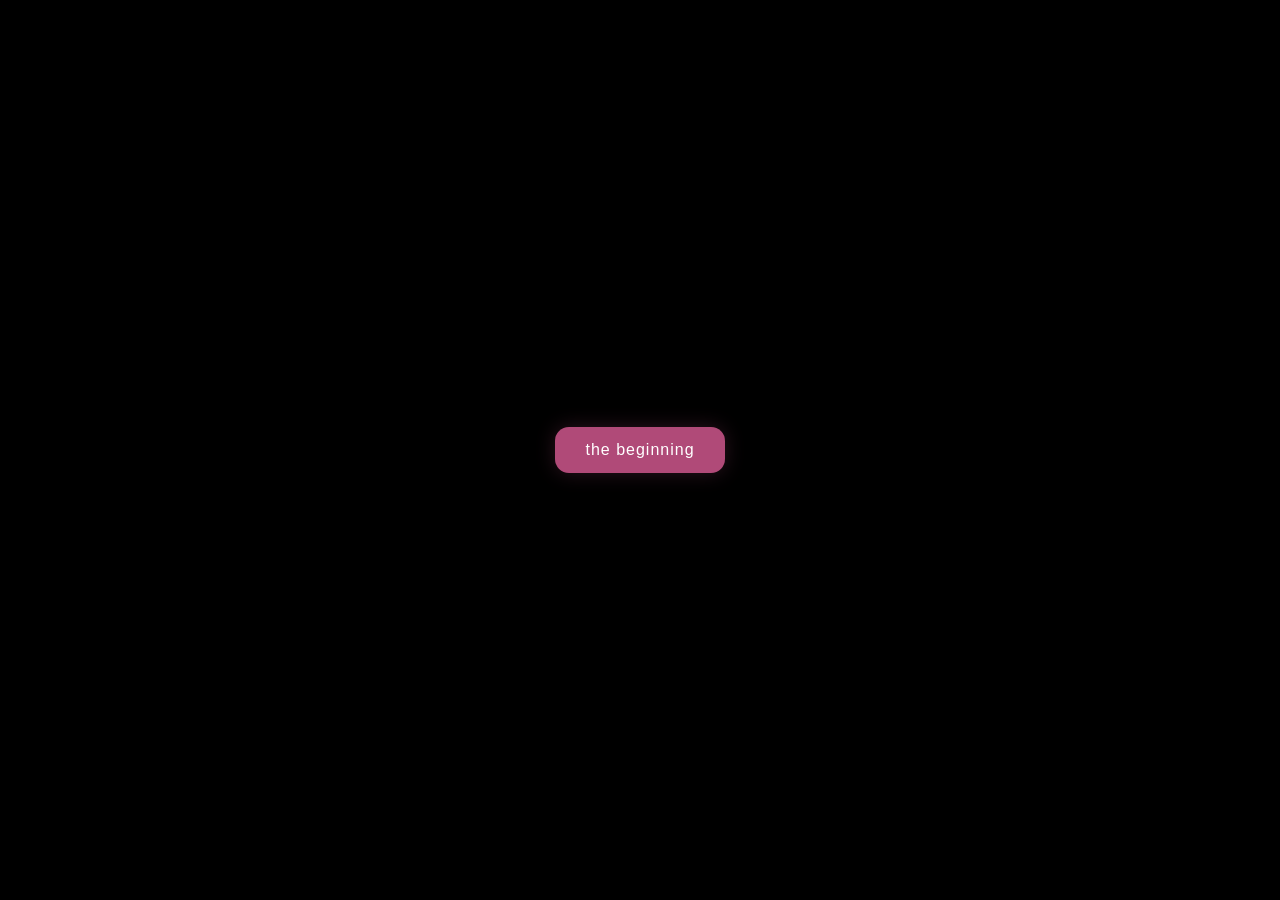
<file: index.html>
<!DOCTYPE html>
<html lang="en">
<head>
  <meta charset="UTF-8" />
  <meta name="viewport" content="width=device-width, initial-scale=1.0" />
  <title>The Beginning</title>
  <style>
    * {
      margin: 0;
      padding: 0;
      box-sizing: border-box;
      font-family: Arial, Helvetica, sans-serif;
    }

    body {
      width: 100%;
      height: 100vh;
      background: #000;
      display: flex;
      justify-content: center;
      align-items: center;
      overflow: hidden;
    }

    .container {
      text-align: center;
    }

    .start-btn {
      background: #b04a78;
      color: white;
      border: none;
      padding: 14px 30px;
      font-size: 1rem;
      border-radius: 14px;
      cursor: pointer;
      letter-spacing: 1px;
      box-shadow: 0 0 20px rgba(176, 74, 120, 0.25);
      transition: transform 0.25s ease, background 0.25s ease, box-shadow 0.25s ease;
      animation: fadeIn 1.4s ease;
    }

    .start-btn:hover {
      background: #9a3f69;
      transform: scale(1.05);
      box-shadow: 0 0 28px rgba(176, 74, 120, 0.4);
    }

    .start-btn:active {
      transform: scale(0.98);
    }

    @keyframes fadeIn {
      from {
        opacity: 0;
        transform: translateY(15px);
      }
      to {
        opacity: 1;
        transform: translateY(0);
      }
    }
  </style>
</head>
<body>
  <div class="container">
    <button class="start-btn" onclick="enterSite()">the beginning</button>
  </div>

  <script>
    function enterSite() {
      window.location.href = "hub.html";
    }
  </script>
</body>
</html>
</file>
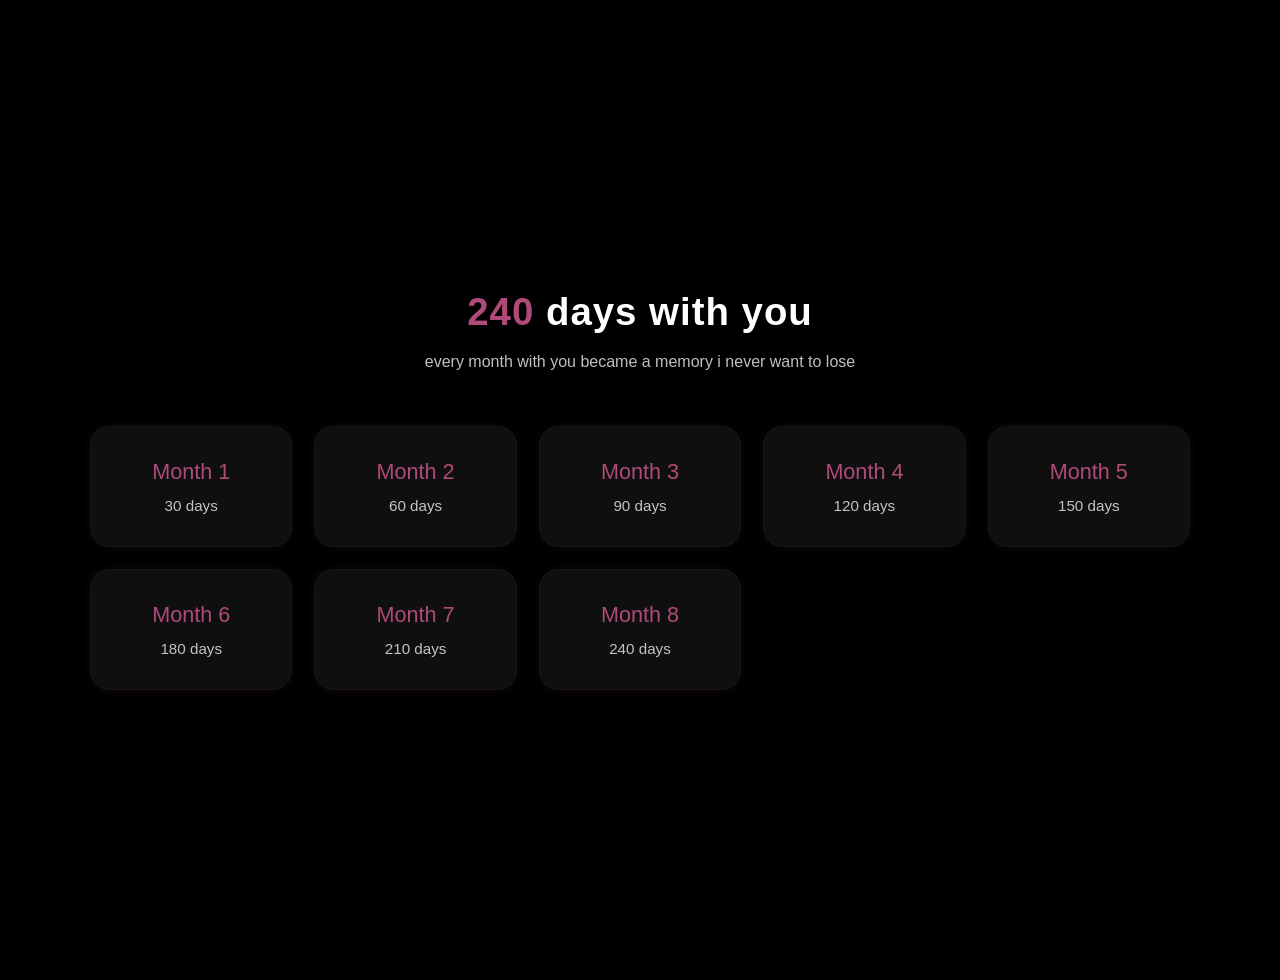
<file: hub.html>
<!DOCTYPE html>
<html lang="en">
<head>
  <meta charset="UTF-8" />
  <meta name="viewport" content="width=device-width, initial-scale=1.0"/>
  <title>Hub</title>

  <style>
    * {
      margin: 0;
      padding: 0;
      box-sizing: border-box;
      font-family: Arial, Helvetica, sans-serif;
    }

    body {
      background: #000;
      color: white;
      min-height: 100vh;
      padding: 40px 20px;
    }

    .container {
      max-width: 1100px;
      margin: 0 auto;
      display: flex;
      flex-direction: column;
      justify-content: center;
      min-height: 100vh;
    }

    .top-content {
      text-align: center;
      margin-bottom: 50px;
      animation: fadeIn 1.2s ease;
    }

    .counter {
      font-size: 2.4rem;
      font-weight: bold;
      color: #ffffff;
      margin-bottom: 14px;
      letter-spacing: 1px;
    }

    .counter span {
      color: #b04a78;
    }

    .quote {
      font-size: 1rem;
      color: rgba(255, 255, 255, 0.75);
      max-width: 700px;
      margin: 0 auto;
      line-height: 1.7;
      padding: 0 10px;
    }

    .grid {
      display: grid;
      grid-template-columns: repeat(auto-fit, minmax(170px, 1fr));
      gap: 22px;
      width: 100%;
    }

    .card {
      background: #0f0f0f;
      border-radius: 20px;
      padding: 32px 16px;
      text-align: center;
      cursor: pointer;
      border: 1px solid rgba(176, 74, 120, 0.08);
      box-shadow: 0 0 10px rgba(176, 74, 120, 0.10);
      opacity: 0;
      transform: translateY(25px);
      animation: cardAppear 0.8s ease forwards;
      transition: transform 0.28s ease, box-shadow 0.28s ease, background 0.28s ease, border 0.28s ease;
    }

    .card:nth-child(1) { animation-delay: 0.15s; }
    .card:nth-child(2) { animation-delay: 0.25s; }
    .card:nth-child(3) { animation-delay: 0.35s; }
    .card:nth-child(4) { animation-delay: 0.45s; }
    .card:nth-child(5) { animation-delay: 0.55s; }
    .card:nth-child(6) { animation-delay: 0.65s; }
    .card:nth-child(7) { animation-delay: 0.75s; }
    .card:nth-child(8) { animation-delay: 0.85s; }

    .card:hover {
      transform: translateY(-8px) scale(1.04);
      background: #171717;
      border: 1px solid rgba(176, 74, 120, 0.28);
      box-shadow:
        0 0 18px rgba(176, 74, 120, 0.25),
        0 0 35px rgba(176, 74, 120, 0.16);
    }

    .card:hover .month {
      color: #d86198;
      text-shadow: 0 0 10px rgba(216, 97, 152, 0.35);
    }

    .card:hover .days {
      opacity: 1;
    }

    .month {
      font-size: 1.35rem;
      margin-bottom: 12px;
      color: #b04a78;
      transition: 0.28s ease;
    }

    .days {
      font-size: 0.95rem;
      opacity: 0.75;
      transition: 0.28s ease;
    }

    @keyframes cardAppear {
      from {
        opacity: 0;
        transform: translateY(25px);
      }
      to {
        opacity: 1;
        transform: translateY(0);
      }
    }

    @keyframes fadeIn {
      from {
        opacity: 0;
        transform: translateY(18px);
      }
      to {
        opacity: 1;
        transform: translateY(0);
      }
    }

    @media (max-width: 700px) {
      body {
        padding: 30px 16px;
      }

      .top-content {
        margin-bottom: 35px;
      }

      .counter {
        font-size: 1.8rem;
      }

      .quote {
        font-size: 0.94rem;
      }

      .grid {
        grid-template-columns: repeat(auto-fit, minmax(145px, 1fr));
        gap: 16px;
      }

      .card {
        padding: 26px 12px;
        border-radius: 18px;
      }

      .month {
        font-size: 1.15rem;
      }

      .days {
        font-size: 0.9rem;
      }
    }
  </style>
</head>
<body>

  <div class="container">
    <div class="top-content">
      <div class="counter"><span>240</span> days with you</div>
      <div class="quote">
        every month with you became a memory i never want to lose
      </div>
    </div>

    <div class="grid">

      <div class="card" onclick="goTo('mes1.html')">
        <div class="month">Month 1</div>
        <div class="days">30 days</div>
      </div>

      <div class="card" onclick="goTo('mes2.html')">
        <div class="month">Month 2</div>
        <div class="days">60 days</div>
      </div>

      <div class="card" onclick="goTo('mes3.html')">
        <div class="month">Month 3</div>
        <div class="days">90 days</div>
      </div>

      <div class="card" onclick="goTo('mes4.html')">
        <div class="month">Month 4</div>
        <div class="days">120 days</div>
      </div>

      <div class="card" onclick="goTo('mes5.html')">
        <div class="month">Month 5</div>
        <div class="days">150 days</div>
      </div>

      <div class="card" onclick="goTo('mes6.html')">
        <div class="month">Month 6</div>
        <div class="days">180 days</div>
      </div>

      <div class="card" onclick="goTo('mes7.html')">
        <div class="month">Month 7</div>
        <div class="days">210 days</div>
      </div>

      <div class="card" onclick="goTo('mes8.html')">
        <div class="month">Month 8</div>
        <div class="days">240 days</div>
      </div>

    </div>
  </div>

  <script>
    function goTo(page) {
      window.location.href = page;
    }
  </script>

</body>
</html>
</file>
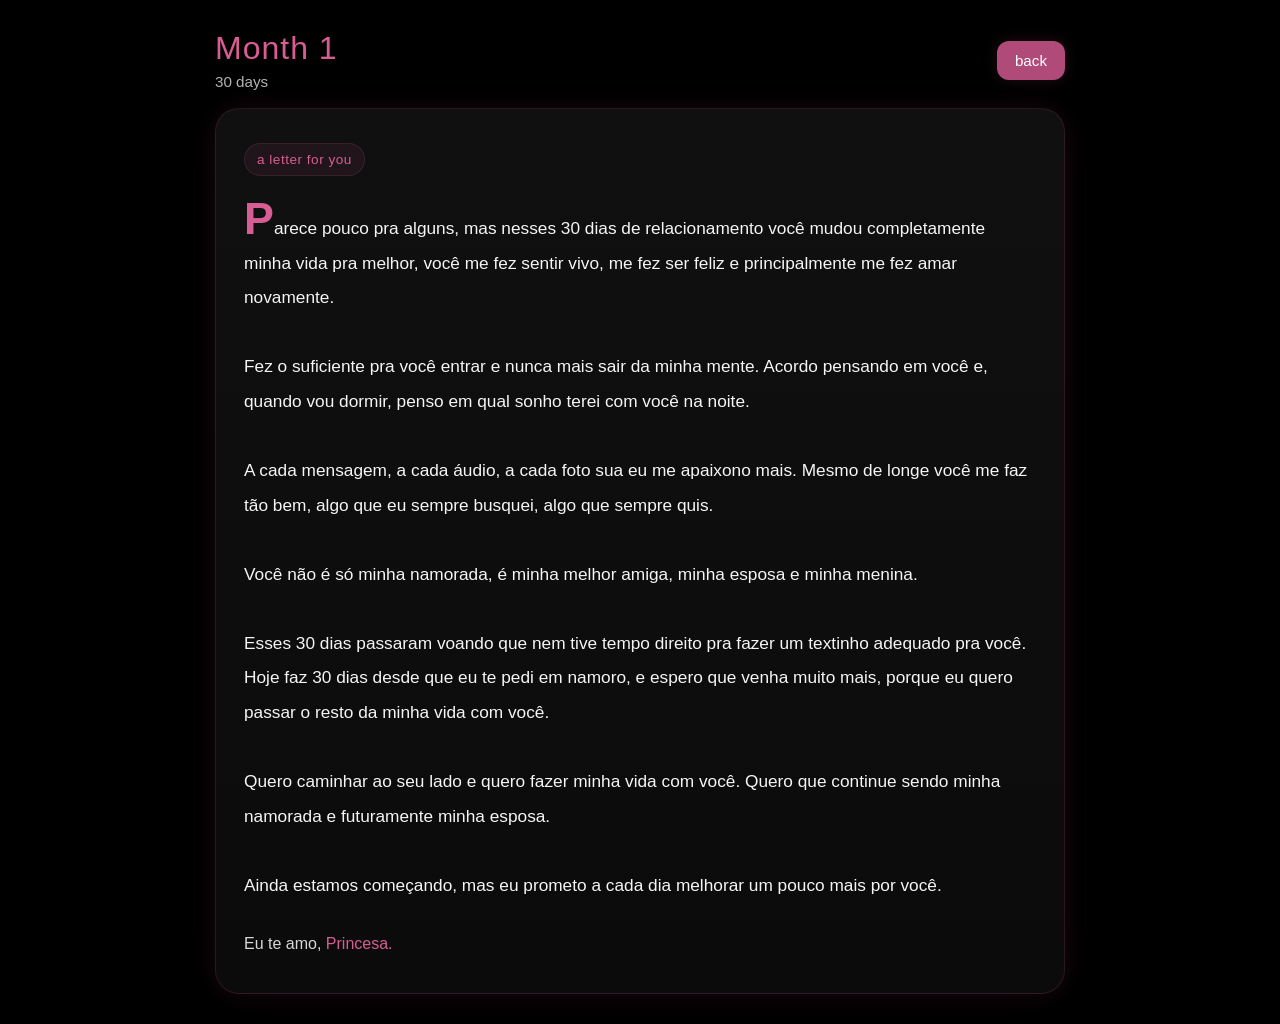
<file: mes1.html>
<!DOCTYPE html>
<html lang="pt-BR">
<head>
  <meta charset="UTF-8" />
  <meta name="viewport" content="width=device-width, initial-scale=1.0" />
  <title>Mês 1</title>

  <style>
    * {
      margin: 0;
      padding: 0;
      box-sizing: border-box;
      font-family: Arial, Helvetica, sans-serif;
    }

    body {
      background: #000;
      color: white;
      min-height: 100vh;
      padding: 30px 20px;
      display: flex;
      justify-content: center;
      align-items: center;
    }

    .page {
      width: 100%;
      max-width: 850px;
      animation: fadeUp 0.9s ease;
    }

    .top-bar {
      display: flex;
      justify-content: space-between;
      align-items: center;
      gap: 12px;
      margin-bottom: 18px;
      flex-wrap: wrap;
    }

    .month-info {
      display: flex;
      flex-direction: column;
      gap: 6px;
    }

    .month-title {
      font-size: 2rem;
      color: #d85d94;
      letter-spacing: 1px;
    }

    .month-subtitle {
      font-size: 0.95rem;
      color: rgba(255, 255, 255, 0.7);
    }

    .back-btn {
      background: #b04a78;
      color: white;
      border: none;
      padding: 11px 18px;
      border-radius: 12px;
      cursor: pointer;
      font-size: 0.95rem;
      transition: transform 0.25s ease, background 0.25s ease, box-shadow 0.25s ease;
      box-shadow: 0 0 16px rgba(176, 74, 120, 0.18);
    }

    .back-btn:hover {
      background: #983f68;
      transform: scale(1.04);
      box-shadow: 0 0 24px rgba(176, 74, 120, 0.28);
    }

    .letter {
      background: linear-gradient(180deg, #101010 0%, #0b0b0b 100%);
      border: 1px solid rgba(216, 93, 148, 0.15);
      border-radius: 24px;
      padding: 34px 28px;
      box-shadow:
        0 0 22px rgba(176, 74, 120, 0.10),
        0 0 50px rgba(176, 74, 120, 0.06);
    }

    .letter-tag {
      display: inline-block;
      margin-bottom: 20px;
      font-size: 0.85rem;
      color: #d85d94;
      background: rgba(216, 93, 148, 0.08);
      border: 1px solid rgba(216, 93, 148, 0.15);
      padding: 8px 12px;
      border-radius: 999px;
      letter-spacing: 0.5px;
    }

    .letter-text {
      font-size: 1.08rem;
      line-height: 2;
      color: #f5f5f5;
      white-space: pre-line;
    }

    .letter-text::first-letter {
      font-size: 2.8rem;
      color: #d85d94;
      font-weight: bold;
      line-height: 1;
    }

    .signature {
      margin-top: 28px;
      color: #d8d8d8;
      font-size: 1rem;
      line-height: 1.8;
    }

    .signature span {
      color: #d85d94;
    }

    @keyframes fadeUp {
      from {
        opacity: 0;
        transform: translateY(18px);
      }
      to {
        opacity: 1;
        transform: translateY(0);
      }
    }

    @media (max-width: 700px) {
      body {
        padding: 20px 14px;
        align-items: flex-start;
      }

      .month-title {
        font-size: 1.6rem;
      }

      .letter {
        padding: 24px 18px;
        border-radius: 20px;
      }

      .letter-text {
        font-size: 1rem;
        line-height: 1.9;
      }

      .back-btn {
        width: 100%;
      }

      .top-bar {
        align-items: stretch;
      }
    }
  </style>
</head>
<body>

  <div class="page">
    <div class="top-bar">
      <div class="month-info">
        <div class="month-title">Month 1</div>
        <div class="month-subtitle">30 days</div>
      </div>

      <button class="back-btn" onclick="window.location.href='hub.html'">back</button>
    </div>

    <div class="letter">
      <div class="letter-tag">a letter for you</div>

      <div class="letter-text">Parece pouco pra alguns, mas nesses 30 dias de relacionamento você mudou completamente minha vida pra melhor, você me fez sentir vivo, me fez ser feliz e principalmente me fez amar novamente.

Fez o suficiente pra você entrar e nunca mais sair da minha mente. Acordo pensando em você e, quando vou dormir, penso em qual sonho terei com você na noite.

A cada mensagem, a cada áudio, a cada foto sua eu me apaixono mais. Mesmo de longe você me faz tão bem, algo que eu sempre busquei, algo que sempre quis.

Você não é só minha namorada, é minha melhor amiga, minha esposa e minha menina.

Esses 30 dias passaram voando que nem tive tempo direito pra fazer um textinho adequado pra você. Hoje faz 30 dias desde que eu te pedi em namoro, e espero que venha muito mais, porque eu quero passar o resto da minha vida com você.

Quero caminhar ao seu lado e quero fazer minha vida com você. Quero que continue sendo minha namorada e futuramente minha esposa.

Ainda estamos começando, mas eu prometo a cada dia melhorar um pouco mais por você.</div>

      <div class="signature">
        Eu te amo, <span>Princesa.</span>
      </div>
    </div>
  </div>

</body>
</html>
</file>
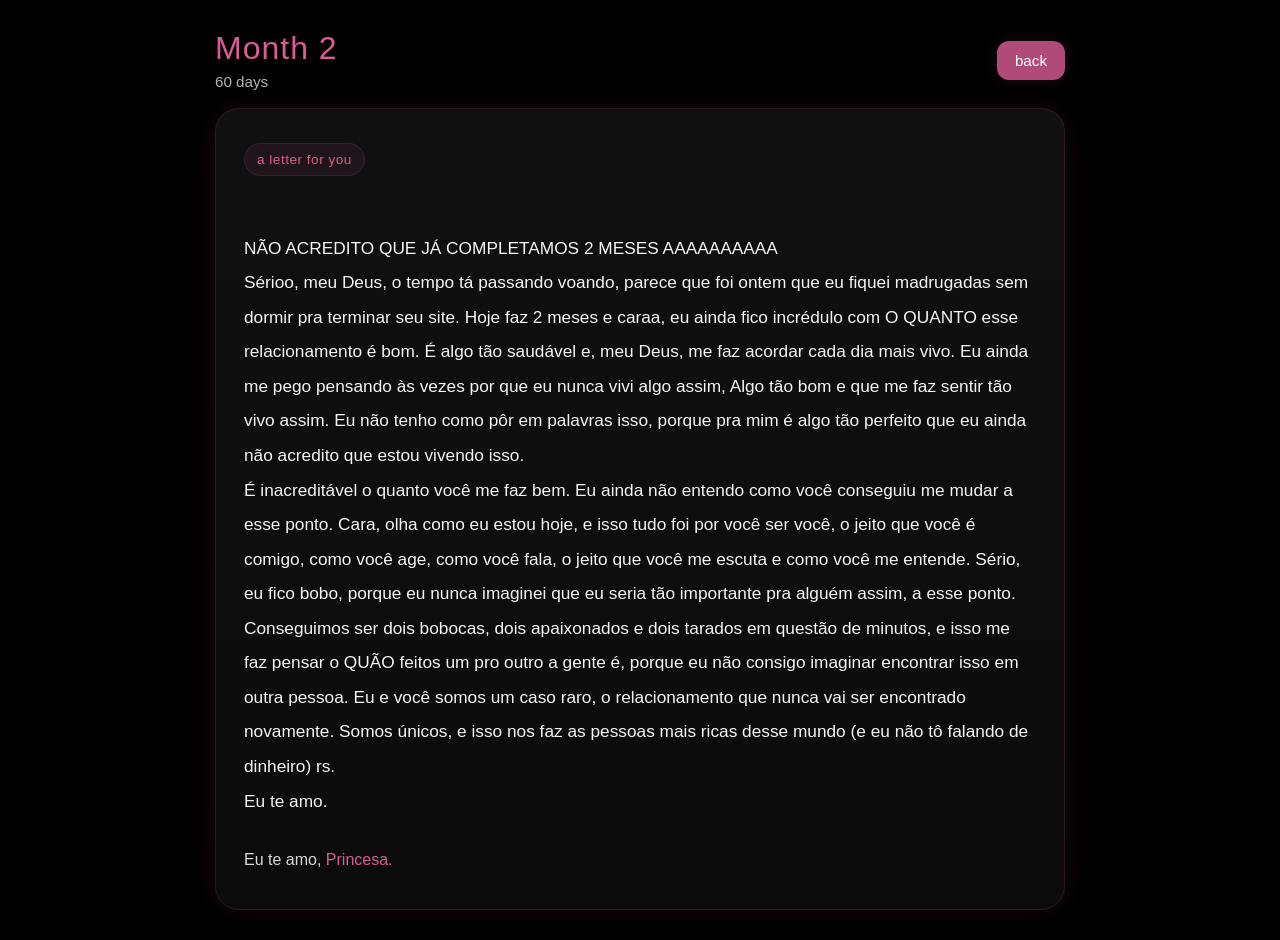
<file: mes2.html>
<!DOCTYPE html>
<html lang="pt-BR">
<head>
  <meta charset="UTF-8" />
  <meta name="viewport" content="width=device-width, initial-scale=1.0" />
  <title>Mês 2</title>

  <style>
    * {
      margin: 0;
      padding: 0;
      box-sizing: border-box;
      font-family: Arial, Helvetica, sans-serif;
    }

    body {
      background: #000;
      color: white;
      min-height: 100vh;
      padding: 30px 20px;
      display: flex;
      justify-content: center;
      align-items: center;
    }

    .page {
      width: 100%;
      max-width: 850px;
      animation: fadeUp 0.9s ease;
    }

    .top-bar {
      display: flex;
      justify-content: space-between;
      align-items: center;
      gap: 12px;
      margin-bottom: 18px;
      flex-wrap: wrap;
    }

    .month-info {
      display: flex;
      flex-direction: column;
      gap: 6px;
    }

    .month-title {
      font-size: 2rem;
      color: #d85d94;
      letter-spacing: 1px;
    }

    .month-subtitle {
      font-size: 0.95rem;
      color: rgba(255, 255, 255, 0.7);
    }

    .back-btn {
      background: #b04a78;
      color: white;
      border: none;
      padding: 11px 18px;
      border-radius: 12px;
      cursor: pointer;
      font-size: 0.95rem;
      transition: transform 0.25s ease, background 0.25s ease, box-shadow 0.25s ease;
      box-shadow: 0 0 16px rgba(176, 74, 120, 0.18);
    }

    .back-btn:hover {
      background: #983f68;
      transform: scale(1.04);
      box-shadow: 0 0 24px rgba(176, 74, 120, 0.28);
    }

    .letter {
      background: linear-gradient(180deg, #101010 0%, #0b0b0b 100%);
      border: 1px solid rgba(216, 93, 148, 0.15);
      border-radius: 24px;
      padding: 34px 28px;
      box-shadow:
        0 0 22px rgba(176, 74, 120, 0.10),
        0 0 50px rgba(176, 74, 120, 0.06);
    }

    .letter-tag {
      display: inline-block;
      margin-bottom: 20px;
      font-size: 0.85rem;
      color: #d85d94;
      background: rgba(216, 93, 148, 0.08);
      border: 1px solid rgba(216, 93, 148, 0.15);
      padding: 8px 12px;
      border-radius: 999px;
      letter-spacing: 0.5px;
    }

    .letter-text {
      font-size: 1.08rem;
      line-height: 2;
      color: #f5f5f5;
      white-space: pre-line;
    }

    .letter-text::first-letter {
      font-size: 2.8rem;
      color: #d85d94;
      font-weight: bold;
      line-height: 1;
    }

    .signature {
      margin-top: 28px;
      color: #d8d8d8;
      font-size: 1rem;
      line-height: 1.8;
    }

    .signature span {
      color: #d85d94;
    }

    @keyframes fadeUp {
      from {
        opacity: 0;
        transform: translateY(18px);
      }
      to {
        opacity: 1;
        transform: translateY(0);
      }
    }

    @media (max-width: 700px) {
      body {
        padding: 20px 14px;
        align-items: flex-start;
      }

      .month-title {
        font-size: 1.6rem;
      }

      .letter {
        padding: 24px 18px;
        border-radius: 20px;
      }

      .letter-text {
        font-size: 1rem;
        line-height: 1.9;
      }

      .back-btn {
        width: 100%;
      }

      .top-bar {
        align-items: stretch;
      }
    }
  </style>
</head>
<body>

  <div class="page">
    <div class="top-bar">
      <div class="month-info">
        <div class="month-title">Month 2</div>
        <div class="month-subtitle">60 days</div>
      </div>

      <button class="back-btn" onclick="window.location.href='hub.html'">back</button>
    </div>

    <div class="letter">
      <div class="letter-tag">a letter for you</div>

      <!-- 🔽 COLE SEU TEXTO AQUI 🔽 -->
      <div class="letter-text">
NÃO ACREDITO QUE JÁ COMPLETAMOS 2 MESES AAAAAAAAAA
Sérioo, meu Deus, o tempo tá passando voando, parece que foi ontem que eu fiquei madrugadas sem dormir pra terminar seu site. Hoje faz 2 meses e caraa, eu ainda fico incrédulo com O QUANTO esse relacionamento é bom. É algo tão saudável e, meu Deus, me faz acordar cada dia mais vivo. Eu ainda me pego pensando às vezes por que eu nunca vivi algo assim, Algo tão bom e que me faz sentir tão vivo assim. Eu não tenho como pôr em palavras isso, porque pra mim é algo tão perfeito que eu ainda não acredito que estou vivendo isso.
É inacreditável o quanto você me faz bem. Eu ainda não entendo como você conseguiu me mudar a esse ponto. Cara, olha como eu estou hoje, e isso tudo foi por você ser você, o jeito que você é comigo, como você age, como você fala, o jeito que você me escuta e como você me entende. Sério, eu fico bobo, porque eu nunca imaginei que eu seria tão importante pra alguém assim, a esse ponto.
Conseguimos ser dois bobocas, dois apaixonados e dois tarados em questão de minutos, e isso me faz pensar o QUÃO feitos um pro outro a gente é, porque eu não consigo imaginar encontrar isso em outra pessoa. Eu e você somos um caso raro, o relacionamento que nunca vai ser encontrado novamente. Somos únicos, e isso nos faz as pessoas mais ricas desse mundo (e eu não tô falando de dinheiro) rs.
Eu te amo.
      </div>
      <!-- 🔼 COLE SEU TEXTO AQUI 🔼 -->

      <div class="signature">
        Eu te amo, <span>Princesa.</span>
      </div>
    </div>
  </div>

</body>
</html>
</file>
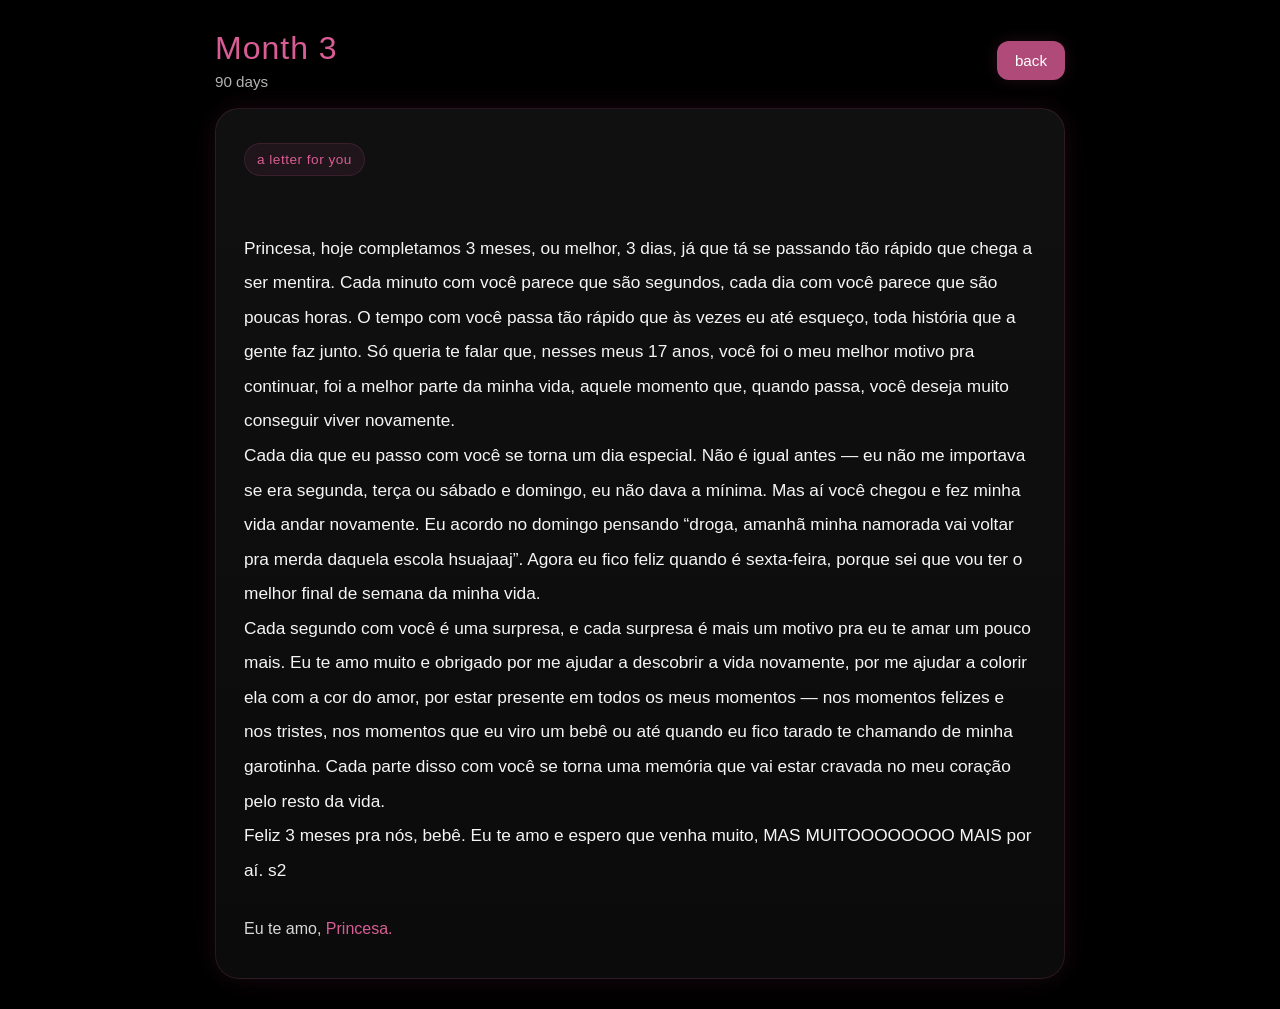
<file: mes3.html>
<!DOCTYPE html>
<html lang="pt-BR">
<head>
  <meta charset="UTF-8" />
  <meta name="viewport" content="width=device-width, initial-scale=1.0" />
  <title>Mês 3</title>

  <style>
    * {
      margin: 0;
      padding: 0;
      box-sizing: border-box;
      font-family: Arial, Helvetica, sans-serif;
    }

    body {
      background: #000;
      color: white;
      min-height: 100vh;
      padding: 30px 20px;
      display: flex;
      justify-content: center;
      align-items: center;
    }

    .page {
      width: 100%;
      max-width: 850px;
      animation: fadeUp 0.9s ease;
    }

    .top-bar {
      display: flex;
      justify-content: space-between;
      align-items: center;
      gap: 12px;
      margin-bottom: 18px;
      flex-wrap: wrap;
    }

    .month-info {
      display: flex;
      flex-direction: column;
      gap: 6px;
    }

    .month-title {
      font-size: 2rem;
      color: #d85d94;
      letter-spacing: 1px;
    }

    .month-subtitle {
      font-size: 0.95rem;
      color: rgba(255, 255, 255, 0.7);
    }

    .back-btn {
      background: #b04a78;
      color: white;
      border: none;
      padding: 11px 18px;
      border-radius: 12px;
      cursor: pointer;
      font-size: 0.95rem;
      transition: transform 0.25s ease, background 0.25s ease, box-shadow 0.25s ease;
      box-shadow: 0 0 16px rgba(176, 74, 120, 0.18);
    }

    .back-btn:hover {
      background: #983f68;
      transform: scale(1.04);
      box-shadow: 0 0 24px rgba(176, 74, 120, 0.28);
    }

    .letter {
      background: linear-gradient(180deg, #101010 0%, #0b0b0b 100%);
      border: 1px solid rgba(216, 93, 148, 0.15);
      border-radius: 24px;
      padding: 34px 28px;
      box-shadow:
        0 0 22px rgba(176, 74, 120, 0.10),
        0 0 50px rgba(176, 74, 120, 0.06);
    }

    .letter-tag {
      display: inline-block;
      margin-bottom: 20px;
      font-size: 0.85rem;
      color: #d85d94;
      background: rgba(216, 93, 148, 0.08);
      border: 1px solid rgba(216, 93, 148, 0.15);
      padding: 8px 12px;
      border-radius: 999px;
      letter-spacing: 0.5px;
    }

    .letter-text {
      font-size: 1.08rem;
      line-height: 2;
      color: #f5f5f5;
      white-space: pre-line;
    }

    .letter-text::first-letter {
      font-size: 2.8rem;
      color: #d85d94;
      font-weight: bold;
      line-height: 1;
    }

    .signature {
      margin-top: 28px;
      color: #d8d8d8;
      font-size: 1rem;
      line-height: 1.8;
    }

    .signature span {
      color: #d85d94;
    }

    @keyframes fadeUp {
      from {
        opacity: 0;
        transform: translateY(18px);
      }
      to {
        opacity: 1;
        transform: translateY(0);
      }
    }

    @media (max-width: 700px) {
      body {
        padding: 20px 14px;
        align-items: flex-start;
      }

      .month-title {
        font-size: 1.6rem;
      }

      .letter {
        padding: 24px 18px;
        border-radius: 20px;
      }

      .letter-text {
        font-size: 1rem;
        line-height: 1.9;
      }

      .back-btn {
        width: 100%;
      }

      .top-bar {
        align-items: stretch;
      }
    }
  </style>
</head>
<body>

  <div class="page">
    <div class="top-bar">
      <div class="month-info">
        <div class="month-title">Month 3</div>
        <div class="month-subtitle">90 days</div>
      </div>

      <button class="back-btn" onclick="window.location.href='hub.html'">back</button>
    </div>

    <div class="letter">
      <div class="letter-tag">a letter for you</div>

      <!-- 🔽 COLE SEU TEXTO AQUI 🔽 -->
      <div class="letter-text">
Princesa, hoje completamos 3 meses, ou melhor, 3 dias, já que tá se passando tão rápido que chega a ser mentira. Cada minuto com você parece que são segundos, cada dia com você parece que são poucas horas. O tempo com você passa tão rápido que às vezes eu até esqueço, toda história que a gente faz junto. Só queria te falar que, nesses meus 17 anos, você foi o meu melhor motivo pra continuar, foi a melhor parte da minha vida, aquele momento que, quando passa, você deseja muito conseguir viver novamente.
Cada dia que eu passo com você se torna um dia especial. Não é igual antes — eu não me importava se era segunda, terça ou sábado e domingo, eu não dava a mínima. Mas aí você chegou e fez minha vida andar novamente. Eu acordo no domingo pensando “droga, amanhã minha namorada vai voltar pra merda daquela escola hsuajaaj”. Agora eu fico feliz quando é sexta-feira, porque sei que vou ter o melhor final de semana da minha vida.
Cada segundo com você é uma surpresa, e cada surpresa é mais um motivo pra eu te amar um pouco mais. Eu te amo muito e obrigado por me ajudar a descobrir a vida novamente, por me ajudar a colorir ela com a cor do amor, por estar presente em todos os meus momentos — nos momentos felizes e nos tristes, nos momentos que eu viro um bebê ou até quando eu fico tarado te chamando de minha garotinha. Cada parte disso com você se torna uma memória que vai estar cravada no meu coração pelo resto da vida.
Feliz 3 meses pra nós, bebê. Eu te amo e espero que venha muito, MAS MUITOOOOOOOO MAIS por aí. s2
      </div>
      <!-- 🔼 COLE SEU TEXTO AQUI 🔼 -->

      <div class="signature">
        Eu te amo, <span>Princesa.</span>
      </div>
    </div>
  </div>

</body>
</html>
</file>
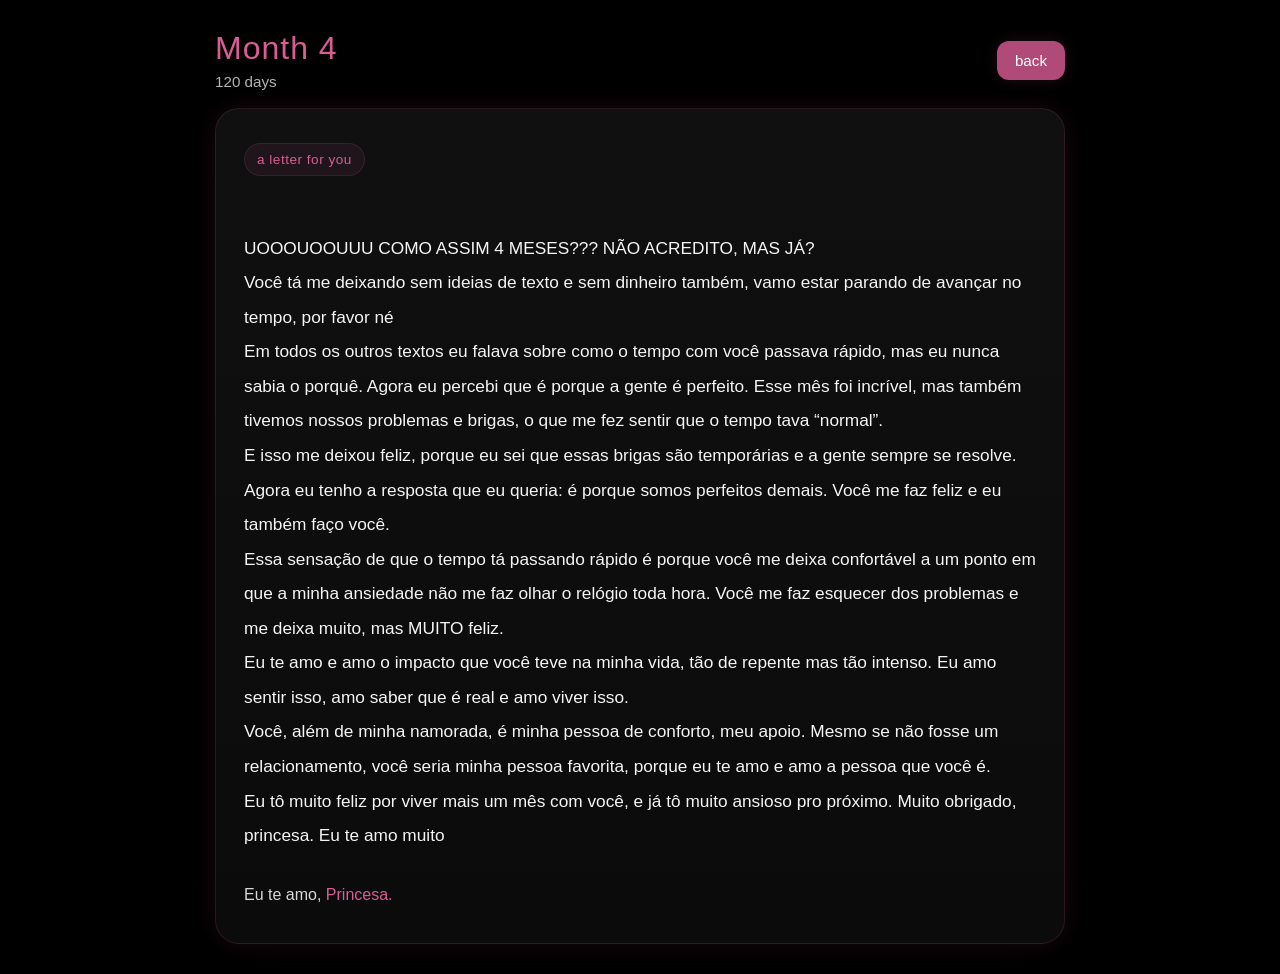
<file: mes4.html>
<!DOCTYPE html>
<html lang="pt-BR">
<head>
  <meta charset="UTF-8" />
  <meta name="viewport" content="width=device-width, initial-scale=1.0" />
  <title>Mês 4</title>

  <style>
    * {
      margin: 0;
      padding: 0;
      box-sizing: border-box;
      font-family: Arial, Helvetica, sans-serif;
    }

    body {
      background: #000;
      color: white;
      min-height: 100vh;
      padding: 30px 20px;
      display: flex;
      justify-content: center;
      align-items: center;
    }

    .page {
      width: 100%;
      max-width: 850px;
      animation: fadeUp 0.9s ease;
    }

    .top-bar {
      display: flex;
      justify-content: space-between;
      align-items: center;
      gap: 12px;
      margin-bottom: 18px;
      flex-wrap: wrap;
    }

    .month-info {
      display: flex;
      flex-direction: column;
      gap: 6px;
    }

    .month-title {
      font-size: 2rem;
      color: #d85d94;
      letter-spacing: 1px;
    }

    .month-subtitle {
      font-size: 0.95rem;
      color: rgba(255, 255, 255, 0.7);
    }

    .back-btn {
      background: #b04a78;
      color: white;
      border: none;
      padding: 11px 18px;
      border-radius: 12px;
      cursor: pointer;
      font-size: 0.95rem;
      transition: transform 0.25s ease, background 0.25s ease, box-shadow 0.25s ease;
      box-shadow: 0 0 16px rgba(176, 74, 120, 0.18);
    }

    .back-btn:hover {
      background: #983f68;
      transform: scale(1.04);
      box-shadow: 0 0 24px rgba(176, 74, 120, 0.28);
    }

    .letter {
      background: linear-gradient(180deg, #101010 0%, #0b0b0b 100%);
      border: 1px solid rgba(216, 93, 148, 0.15);
      border-radius: 24px;
      padding: 34px 28px;
      box-shadow:
        0 0 22px rgba(176, 74, 120, 0.10),
        0 0 50px rgba(176, 74, 120, 0.06);
    }

    .letter-tag {
      display: inline-block;
      margin-bottom: 20px;
      font-size: 0.85rem;
      color: #d85d94;
      background: rgba(216, 93, 148, 0.08);
      border: 1px solid rgba(216, 93, 148, 0.15);
      padding: 8px 12px;
      border-radius: 999px;
      letter-spacing: 0.5px;
    }

    .letter-text {
      font-size: 1.08rem;
      line-height: 2;
      color: #f5f5f5;
      white-space: pre-line;
    }

    .letter-text::first-letter {
      font-size: 2.8rem;
      color: #d85d94;
      font-weight: bold;
      line-height: 1;
    }

    .signature {
      margin-top: 28px;
      color: #d8d8d8;
      font-size: 1rem;
      line-height: 1.8;
    }

    .signature span {
      color: #d85d94;
    }

    @keyframes fadeUp {
      from {
        opacity: 0;
        transform: translateY(18px);
      }
      to {
        opacity: 1;
        transform: translateY(0);
      }
    }

    @media (max-width: 700px) {
      body {
        padding: 20px 14px;
        align-items: flex-start;
      }

      .month-title {
        font-size: 1.6rem;
      }

      .letter {
        padding: 24px 18px;
        border-radius: 20px;
      }

      .letter-text {
        font-size: 1rem;
        line-height: 1.9;
      }

      .back-btn {
        width: 100%;
      }

      .top-bar {
        align-items: stretch;
      }
    }
  </style>
</head>
<body>

  <div class="page">
    <div class="top-bar">
      <div class="month-info">
        <div class="month-title">Month 4</div>
        <div class="month-subtitle">120 days</div>
      </div>

      <button class="back-btn" onclick="window.location.href='hub.html'">back</button>
    </div>

    <div class="letter">
      <div class="letter-tag">a letter for you</div>

      <!-- 🔽 COLE SEU TEXTO AQUI 🔽 -->
      <div class="letter-text">
UOOOUOOUUU COMO ASSIM 4 MESES??? NÃO ACREDITO, MAS JÁ?
Você tá me deixando sem ideias de texto e sem dinheiro também, vamo estar parando de avançar no tempo, por favor né
Em todos os outros textos eu falava sobre como o tempo com você passava rápido, mas eu nunca sabia o porquê. Agora eu percebi que é porque a gente é perfeito. Esse mês foi incrível, mas também tivemos nossos problemas e brigas, o que me fez sentir que o tempo tava “normal”.
E isso me deixou feliz, porque eu sei que essas brigas são temporárias e a gente sempre se resolve. Agora eu tenho a resposta que eu queria: é porque somos perfeitos demais. Você me faz feliz e eu também faço você.
Essa sensação de que o tempo tá passando rápido é porque você me deixa confortável a um ponto em que a minha ansiedade não me faz olhar o relógio toda hora. Você me faz esquecer dos problemas e me deixa muito, mas MUITO feliz.
Eu te amo e amo o impacto que você teve na minha vida, tão de repente mas tão intenso. Eu amo sentir isso, amo saber que é real e amo viver isso.
Você, além de minha namorada, é minha pessoa de conforto, meu apoio. Mesmo se não fosse um relacionamento, você seria minha pessoa favorita, porque eu te amo e amo a pessoa que você é.
Eu tô muito feliz por viver mais um mês com você, e já tô muito ansioso pro próximo. Muito obrigado, princesa. Eu te amo muito
      </div>
      <!-- 🔼 COLE SEU TEXTO AQUI 🔼 -->

      <div class="signature">
        Eu te amo, <span>Princesa.</span>
      </div>
    </div>
  </div>

</body>
</html>
</file>
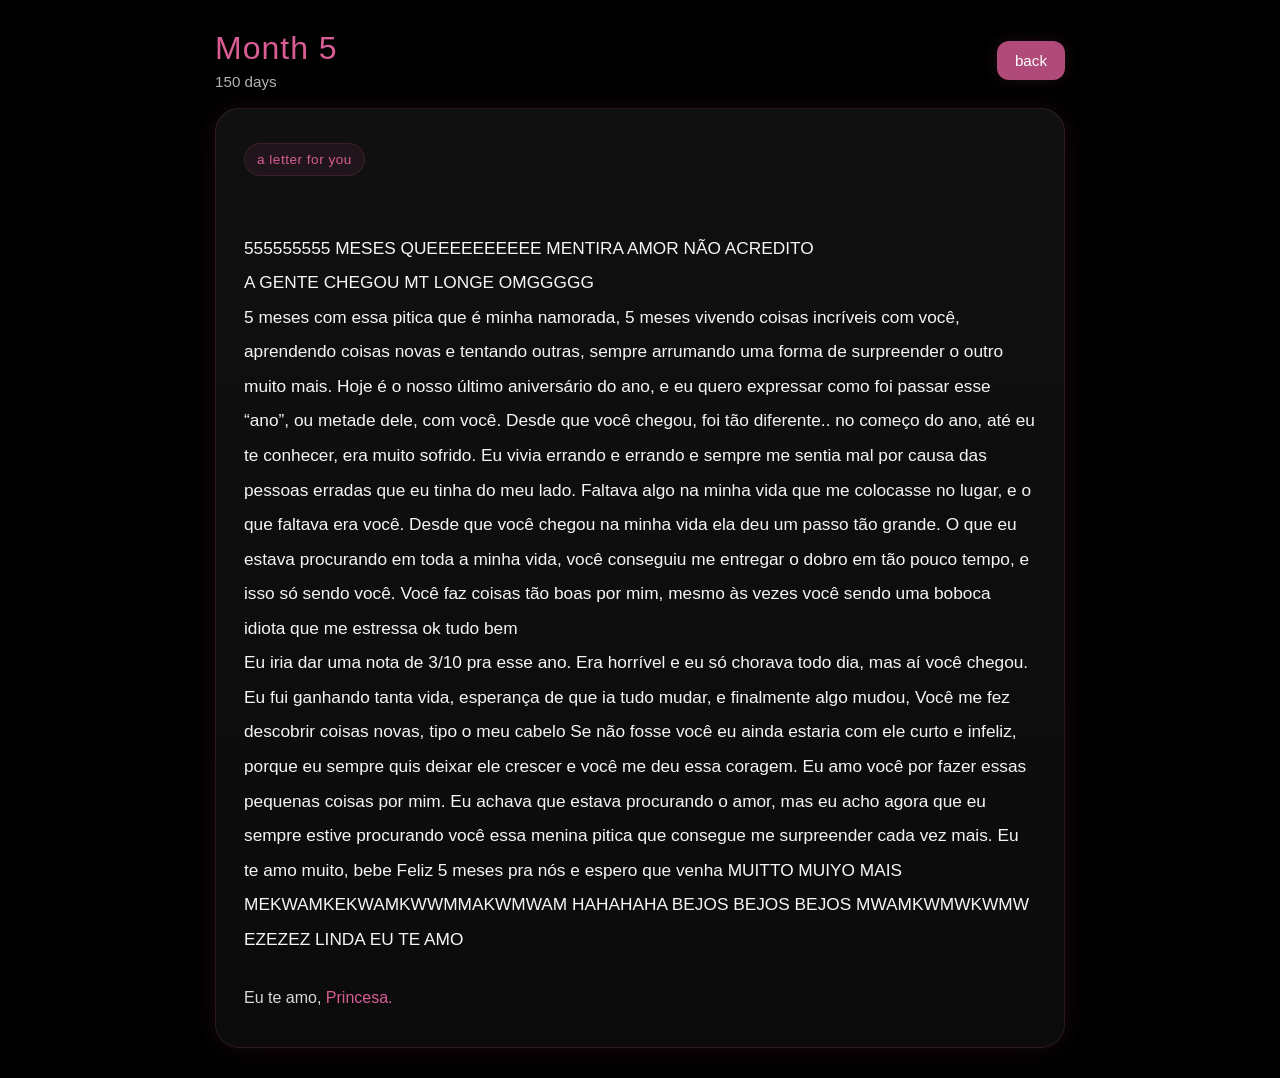
<file: mes5.html>
<!DOCTYPE html>
<html lang="pt-BR">
<head>
  <meta charset="UTF-8" />
  <meta name="viewport" content="width=device-width, initial-scale=1.0" />
  <title>Mês 5</title>

  <style>
    * {
      margin: 0;
      padding: 0;
      box-sizing: border-box;
      font-family: Arial, Helvetica, sans-serif;
    }

    body {
      background: #000;
      color: white;
      min-height: 100vh;
      padding: 30px 20px;
      display: flex;
      justify-content: center;
      align-items: center;
    }

    .page {
      width: 100%;
      max-width: 850px;
      animation: fadeUp 0.9s ease;
    }

    .top-bar {
      display: flex;
      justify-content: space-between;
      align-items: center;
      gap: 12px;
      margin-bottom: 18px;
      flex-wrap: wrap;
    }

    .month-info {
      display: flex;
      flex-direction: column;
      gap: 6px;
    }

    .month-title {
      font-size: 2rem;
      color: #d85d94;
      letter-spacing: 1px;
    }

    .month-subtitle {
      font-size: 0.95rem;
      color: rgba(255, 255, 255, 0.7);
    }

    .back-btn {
      background: #b04a78;
      color: white;
      border: none;
      padding: 11px 18px;
      border-radius: 12px;
      cursor: pointer;
      font-size: 0.95rem;
      transition: transform 0.25s ease, background 0.25s ease, box-shadow 0.25s ease;
      box-shadow: 0 0 16px rgba(176, 74, 120, 0.18);
    }

    .back-btn:hover {
      background: #983f68;
      transform: scale(1.04);
      box-shadow: 0 0 24px rgba(176, 74, 120, 0.28);
    }

    .letter {
      background: linear-gradient(180deg, #101010 0%, #0b0b0b 100%);
      border: 1px solid rgba(216, 93, 148, 0.15);
      border-radius: 24px;
      padding: 34px 28px;
      box-shadow:
        0 0 22px rgba(176, 74, 120, 0.10),
        0 0 50px rgba(176, 74, 120, 0.06);
    }

    .letter-tag {
      display: inline-block;
      margin-bottom: 20px;
      font-size: 0.85rem;
      color: #d85d94;
      background: rgba(216, 93, 148, 0.08);
      border: 1px solid rgba(216, 93, 148, 0.15);
      padding: 8px 12px;
      border-radius: 999px;
      letter-spacing: 0.5px;
    }

    .letter-text {
      font-size: 1.08rem;
      line-height: 2;
      color: #f5f5f5;
      white-space: pre-line;
    }

    .letter-text::first-letter {
      font-size: 2.8rem;
      color: #d85d94;
      font-weight: bold;
      line-height: 1;
    }

    .signature {
      margin-top: 28px;
      color: #d8d8d8;
      font-size: 1rem;
      line-height: 1.8;
    }

    .signature span {
      color: #d85d94;
    }

    @keyframes fadeUp {
      from {
        opacity: 0;
        transform: translateY(18px);
      }
      to {
        opacity: 1;
        transform: translateY(0);
      }
    }

    @media (max-width: 700px) {
      body {
        padding: 20px 14px;
        align-items: flex-start;
      }

      .month-title {
        font-size: 1.6rem;
      }

      .letter {
        padding: 24px 18px;
        border-radius: 20px;
      }

      .letter-text {
        font-size: 1rem;
        line-height: 1.9;
      }

      .back-btn {
        width: 100%;
      }

      .top-bar {
        align-items: stretch;
      }
    }
  </style>
</head>
<body>

  <div class="page">
    <div class="top-bar">
      <div class="month-info">
        <div class="month-title">Month 5</div>
        <div class="month-subtitle">150 days</div>
      </div>

      <button class="back-btn" onclick="window.location.href='hub.html'">back</button>
    </div>

    <div class="letter">
      <div class="letter-tag">a letter for you</div>

      <!-- 🔽 COLE SEU TEXTO AQUI 🔽 -->
      <div class="letter-text">
555555555 MESES QUEEEEEEEEEE MENTIRA AMOR NÃO ACREDITO
A GENTE CHEGOU MT LONGE OMGGGGG
5 meses com essa pitica que é minha namorada, 5 meses vivendo coisas incríveis com você, aprendendo coisas novas e tentando outras, sempre arrumando uma forma de surpreender o outro muito mais. Hoje é o nosso último aniversário do ano, e eu quero expressar como foi passar esse “ano”, ou metade dele, com você. Desde que você chegou, foi tão diferente.. no começo do ano, até eu te conhecer, era muito sofrido. Eu vivia errando e errando e sempre me sentia mal por causa das pessoas erradas que eu tinha do meu lado. Faltava algo na minha vida que me colocasse no lugar, e o que faltava era você. Desde que você chegou na minha vida ela deu um passo tão grande. O que eu estava procurando em toda a minha vida, você conseguiu me entregar o dobro em tão pouco tempo, e isso só sendo você. Você faz coisas tão boas por mim, mesmo às vezes você sendo uma boboca idiota que me estressa ok tudo bem
Eu iria dar uma nota de 3/10 pra esse ano. Era horrível e eu só chorava todo dia, mas aí você chegou. Eu fui ganhando tanta vida, esperança de que ia tudo mudar, e finalmente algo mudou, Você me fez descobrir coisas novas, tipo o meu cabelo Se não fosse você eu ainda estaria com ele curto e infeliz, porque eu sempre quis deixar ele crescer e você me deu essa coragem. Eu amo você por fazer essas pequenas coisas por mim. Eu achava que estava procurando o amor, mas eu acho agora que eu sempre estive procurando você  essa menina pitica que consegue me surpreender cada vez mais. Eu te amo muito, bebe Feliz 5 meses pra nós e espero que venha MUITTO MUIYO MAIS MEKWAMKEKWAMKWWMMAKWMWAM HAHAHAHA BEJOS BEJOS BEJOS MWAMKWMWKWMW EZEZEZ LINDA EU TE AMO
      </div>
      <!-- 🔼 COLE SEU TEXTO AQUI 🔼 -->

      <div class="signature">
        Eu te amo, <span>Princesa.</span>
      </div>
    </div>
  </div>

</body>
</html>
</file>
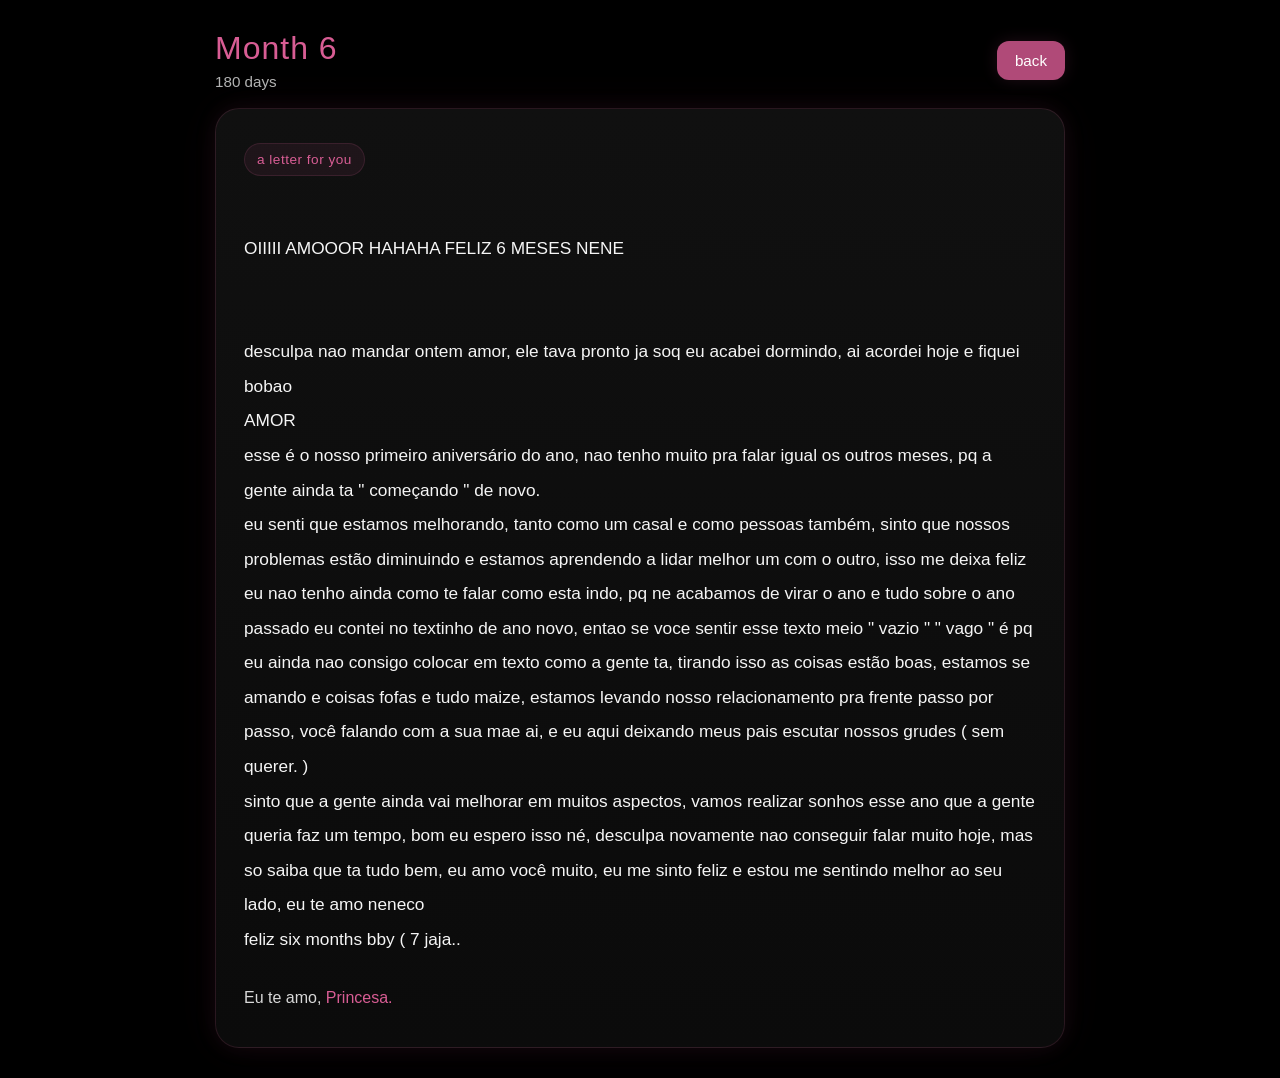
<file: mes6.html>
<!DOCTYPE html>
<html lang="pt-BR">
<head>
  <meta charset="UTF-8" />
  <meta name="viewport" content="width=device-width, initial-scale=1.0" />
  <title>Mês 6</title>

  <style>
    * {
      margin: 0;
      padding: 0;
      box-sizing: border-box;
      font-family: Arial, Helvetica, sans-serif;
    }

    body {
      background: #000;
      color: white;
      min-height: 100vh;
      padding: 30px 20px;
      display: flex;
      justify-content: center;
      align-items: center;
    }

    .page {
      width: 100%;
      max-width: 850px;
      animation: fadeUp 0.9s ease;
    }

    .top-bar {
      display: flex;
      justify-content: space-between;
      align-items: center;
      gap: 12px;
      margin-bottom: 18px;
      flex-wrap: wrap;
    }

    .month-info {
      display: flex;
      flex-direction: column;
      gap: 6px;
    }

    .month-title {
      font-size: 2rem;
      color: #d85d94;
      letter-spacing: 1px;
    }

    .month-subtitle {
      font-size: 0.95rem;
      color: rgba(255, 255, 255, 0.7);
    }

    .back-btn {
      background: #b04a78;
      color: white;
      border: none;
      padding: 11px 18px;
      border-radius: 12px;
      cursor: pointer;
      font-size: 0.95rem;
      transition: transform 0.25s ease, background 0.25s ease, box-shadow 0.25s ease;
      box-shadow: 0 0 16px rgba(176, 74, 120, 0.18);
    }

    .back-btn:hover {
      background: #983f68;
      transform: scale(1.04);
      box-shadow: 0 0 24px rgba(176, 74, 120, 0.28);
    }

    .letter {
      background: linear-gradient(180deg, #101010 0%, #0b0b0b 100%);
      border: 1px solid rgba(216, 93, 148, 0.15);
      border-radius: 24px;
      padding: 34px 28px;
      box-shadow:
        0 0 22px rgba(176, 74, 120, 0.10),
        0 0 50px rgba(176, 74, 120, 0.06);
    }

    .letter-tag {
      display: inline-block;
      margin-bottom: 20px;
      font-size: 0.85rem;
      color: #d85d94;
      background: rgba(216, 93, 148, 0.08);
      border: 1px solid rgba(216, 93, 148, 0.15);
      padding: 8px 12px;
      border-radius: 999px;
      letter-spacing: 0.5px;
    }

    .letter-text {
      font-size: 1.08rem;
      line-height: 2;
      color: #f5f5f5;
      white-space: pre-line;
    }

    .letter-text::first-letter {
      font-size: 2.8rem;
      color: #d85d94;
      font-weight: bold;
      line-height: 1;
    }

    .signature {
      margin-top: 28px;
      color: #d8d8d8;
      font-size: 1rem;
      line-height: 1.8;
    }

    .signature span {
      color: #d85d94;
    }

    @keyframes fadeUp {
      from {
        opacity: 0;
        transform: translateY(18px);
      }
      to {
        opacity: 1;
        transform: translateY(0);
      }
    }

    @media (max-width: 700px) {
      body {
        padding: 20px 14px;
        align-items: flex-start;
      }

      .month-title {
        font-size: 1.6rem;
      }

      .letter {
        padding: 24px 18px;
        border-radius: 20px;
      }

      .letter-text {
        font-size: 1rem;
        line-height: 1.9;
      }

      .back-btn {
        width: 100%;
      }

      .top-bar {
        align-items: stretch;
      }
    }
  </style>
</head>
<body>

  <div class="page">
    <div class="top-bar">
      <div class="month-info">
        <div class="month-title">Month 6</div>
        <div class="month-subtitle">180 days</div>
      </div>

      <button class="back-btn" onclick="window.location.href='hub.html'">back</button>
    </div>

    <div class="letter">
      <div class="letter-tag">a letter for you</div>

      <!-- 🔽 COLE SEU TEXTO AQUI 🔽 -->
      <div class="letter-text">
OIIIII AMOOOR HAHAHA FELIZ 6 MESES NENE


desculpa nao mandar ontem amor, ele tava pronto ja soq eu acabei dormindo, ai acordei hoje e fiquei bobao
AMOR
esse é o nosso primeiro aniversário do ano, nao tenho muito pra falar igual os outros meses, pq a gente ainda ta " começando  " de novo.
eu senti que estamos melhorando, tanto como um casal e como pessoas também, sinto que nossos problemas estão diminuindo e estamos aprendendo a lidar melhor um com o outro, isso me deixa feliz
eu nao tenho ainda como te falar como esta indo, pq ne acabamos de virar o ano e tudo sobre o ano passado eu contei no textinho de ano novo, entao se voce sentir esse texto meio " vazio " " vago " é pq eu ainda nao consigo colocar em texto como a gente ta, tirando isso as coisas estão boas, estamos se amando e coisas fofas e tudo maize, estamos levando nosso relacionamento pra frente passo por passo, você falando com a sua mae ai, e eu aqui deixando meus pais escutar nossos grudes ( sem querer. )
sinto que a gente ainda vai melhorar em muitos aspectos, vamos realizar sonhos esse ano que a gente queria faz um tempo, bom eu espero isso né, desculpa novamente nao conseguir falar muito hoje, mas so saiba que ta tudo bem, eu amo você muito, eu me sinto feliz e estou me sentindo melhor ao seu lado, eu te amo neneco
feliz six months bby ( 7 jaja..
      </div>
      <!-- 🔼 COLE SEU TEXTO AQUI 🔼 -->

      <div class="signature">
        Eu te amo, <span>Princesa.</span>
      </div>
    </div>
  </div>

</body>
</html>
</file>
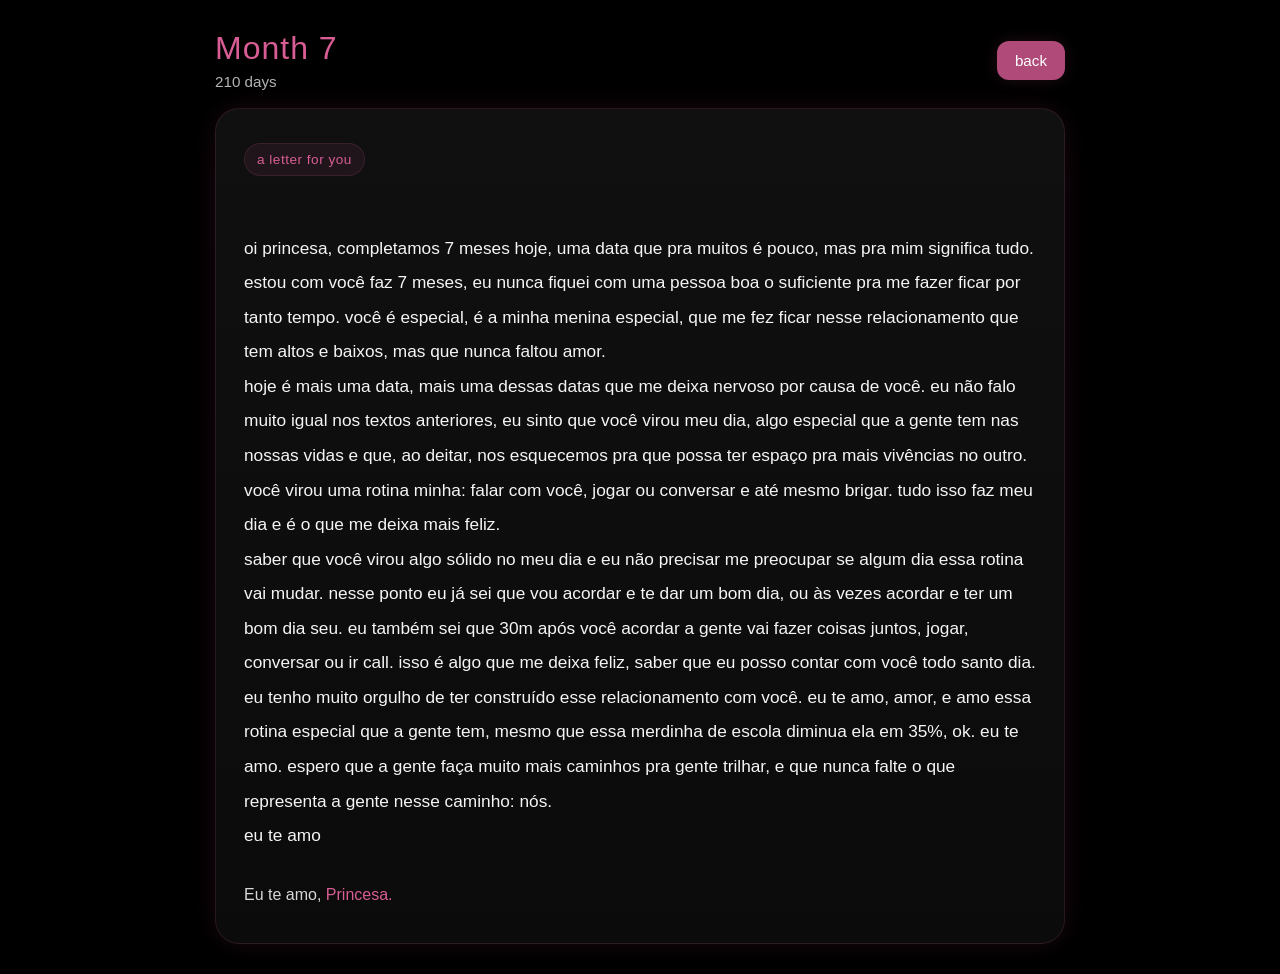
<file: mes7.html>
<!DOCTYPE html>
<html lang="pt-BR">
<head>
  <meta charset="UTF-8" />
  <meta name="viewport" content="width=device-width, initial-scale=1.0" />
  <title>Mês 7</title>

  <style>
    * {
      margin: 0;
      padding: 0;
      box-sizing: border-box;
      font-family: Arial, Helvetica, sans-serif;
    }

    body {
      background: #000;
      color: white;
      min-height: 100vh;
      padding: 30px 20px;
      display: flex;
      justify-content: center;
      align-items: center;
    }

    .page {
      width: 100%;
      max-width: 850px;
      animation: fadeUp 0.9s ease;
    }

    .top-bar {
      display: flex;
      justify-content: space-between;
      align-items: center;
      gap: 12px;
      margin-bottom: 18px;
      flex-wrap: wrap;
    }

    .month-info {
      display: flex;
      flex-direction: column;
      gap: 6px;
    }

    .month-title {
      font-size: 2rem;
      color: #d85d94;
      letter-spacing: 1px;
    }

    .month-subtitle {
      font-size: 0.95rem;
      color: rgba(255, 255, 255, 0.7);
    }

    .back-btn {
      background: #b04a78;
      color: white;
      border: none;
      padding: 11px 18px;
      border-radius: 12px;
      cursor: pointer;
      font-size: 0.95rem;
      transition: transform 0.25s ease, background 0.25s ease, box-shadow 0.25s ease;
      box-shadow: 0 0 16px rgba(176, 74, 120, 0.18);
    }

    .back-btn:hover {
      background: #983f68;
      transform: scale(1.04);
      box-shadow: 0 0 24px rgba(176, 74, 120, 0.28);
    }

    .letter {
      background: linear-gradient(180deg, #101010 0%, #0b0b0b 100%);
      border: 1px solid rgba(216, 93, 148, 0.15);
      border-radius: 24px;
      padding: 34px 28px;
      box-shadow:
        0 0 22px rgba(176, 74, 120, 0.10),
        0 0 50px rgba(176, 74, 120, 0.06);
    }

    .letter-tag {
      display: inline-block;
      margin-bottom: 20px;
      font-size: 0.85rem;
      color: #d85d94;
      background: rgba(216, 93, 148, 0.08);
      border: 1px solid rgba(216, 93, 148, 0.15);
      padding: 8px 12px;
      border-radius: 999px;
      letter-spacing: 0.5px;
    }

    .letter-text {
      font-size: 1.08rem;
      line-height: 2;
      color: #f5f5f5;
      white-space: pre-line;
    }

    .letter-text::first-letter {
      font-size: 2.8rem;
      color: #d85d94;
      font-weight: bold;
      line-height: 1;
    }

    .signature {
      margin-top: 28px;
      color: #d8d8d8;
      font-size: 1rem;
      line-height: 1.8;
    }

    .signature span {
      color: #d85d94;
    }

    @keyframes fadeUp {
      from {
        opacity: 0;
        transform: translateY(18px);
      }
      to {
        opacity: 1;
        transform: translateY(0);
      }
    }

    @media (max-width: 700px) {
      body {
        padding: 20px 14px;
        align-items: flex-start;
      }

      .month-title {
        font-size: 1.6rem;
      }

      .letter {
        padding: 24px 18px;
        border-radius: 20px;
      }

      .letter-text {
        font-size: 1rem;
        line-height: 1.9;
      }

      .back-btn {
        width: 100%;
      }

      .top-bar {
        align-items: stretch;
      }
    }
  </style>
</head>
<body>

  <div class="page">
    <div class="top-bar">
      <div class="month-info">
        <div class="month-title">Month 7</div>
        <div class="month-subtitle">210 days</div>
      </div>

      <button class="back-btn" onclick="window.location.href='hub.html'">back</button>
    </div>

    <div class="letter">
      <div class="letter-tag">a letter for you</div>

      <!-- COLE SEU TEXTO AQUI -->
      <div class="letter-text">
oi princesa, completamos 7 meses hoje, uma data que pra muitos é pouco, mas pra mim significa tudo. estou com você faz 7 meses, eu nunca fiquei com uma pessoa boa o suficiente pra me fazer ficar por tanto tempo. você é especial, é a minha menina especial, que me fez ficar nesse relacionamento que tem altos e baixos, mas que nunca faltou amor.
hoje é mais uma data, mais uma dessas datas que me deixa nervoso por causa de você. eu não falo muito igual nos textos anteriores, eu sinto que você virou meu dia, algo especial que a gente tem nas nossas vidas e que, ao deitar, nos esquecemos pra que possa ter espaço pra mais vivências no outro. você virou uma rotina minha: falar com você, jogar ou conversar e até mesmo brigar. tudo isso faz meu dia e é o que me deixa mais feliz.
saber que você virou algo sólido no meu dia e eu não precisar me preocupar se algum dia essa rotina vai mudar. nesse ponto eu já sei que vou acordar e te dar um bom dia, ou às vezes acordar e ter um bom dia seu. eu também sei que 30m após você acordar a gente vai fazer coisas juntos, jogar, conversar ou ir call. isso é algo que me deixa feliz, saber que eu posso contar com você todo santo dia.
eu tenho muito orgulho de ter construído esse relacionamento com você. eu te amo, amor, e amo essa rotina especial que a gente tem, mesmo que essa merdinha de escola diminua ela em 35%, ok. eu te amo. espero que a gente faça muito mais caminhos pra gente trilhar, e que nunca falte o que representa a gente nesse caminho: nós.
eu te amo
      </div>

      <div class="signature">
        Eu te amo, <span>Princesa.</span>
      </div>
    </div>
  </div>

</body>
</html>
</file>
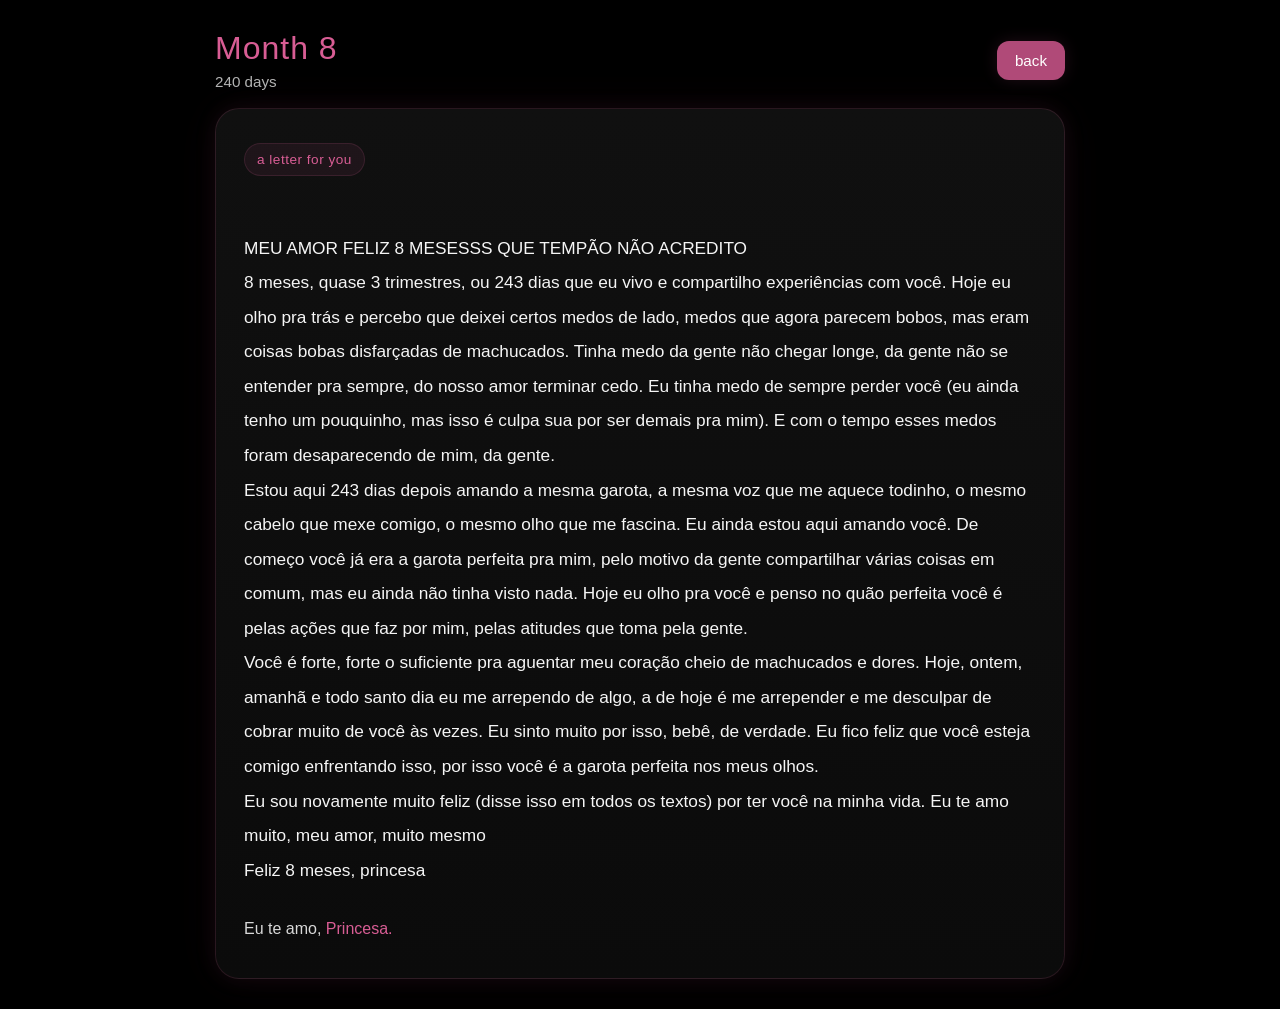
<file: mes8.html>
<!DOCTYPE html>
<html lang="pt-BR">
<head>
  <meta charset="UTF-8" />
  <meta name="viewport" content="width=device-width, initial-scale=1.0" />
  <title>Mês 8</title>

  <style>
    * {
      margin: 0;
      padding: 0;
      box-sizing: border-box;
      font-family: Arial, Helvetica, sans-serif;
    }

    body {
      background: #000;
      color: white;
      min-height: 100vh;
      padding: 30px 20px;
      display: flex;
      justify-content: center;
      align-items: center;
    }

    .page {
      width: 100%;
      max-width: 850px;
      animation: fadeUp 0.9s ease;
    }

    .top-bar {
      display: flex;
      justify-content: space-between;
      align-items: center;
      gap: 12px;
      margin-bottom: 18px;
      flex-wrap: wrap;
    }

    .month-info {
      display: flex;
      flex-direction: column;
      gap: 6px;
    }

    .month-title {
      font-size: 2rem;
      color: #d85d94;
      letter-spacing: 1px;
    }

    .month-subtitle {
      font-size: 0.95rem;
      color: rgba(255, 255, 255, 0.7);
    }

    .back-btn {
      background: #b04a78;
      color: white;
      border: none;
      padding: 11px 18px;
      border-radius: 12px;
      cursor: pointer;
      font-size: 0.95rem;
      transition: transform 0.25s ease, background 0.25s ease, box-shadow 0.25s ease;
      box-shadow: 0 0 16px rgba(176, 74, 120, 0.18);
    }

    .back-btn:hover {
      background: #983f68;
      transform: scale(1.04);
      box-shadow: 0 0 24px rgba(176, 74, 120, 0.28);
    }

    .letter {
      background: linear-gradient(180deg, #101010 0%, #0b0b0b 100%);
      border: 1px solid rgba(216, 93, 148, 0.15);
      border-radius: 24px;
      padding: 34px 28px;
      box-shadow:
        0 0 22px rgba(176, 74, 120, 0.10),
        0 0 50px rgba(176, 74, 120, 0.06);
    }

    .letter-tag {
      display: inline-block;
      margin-bottom: 20px;
      font-size: 0.85rem;
      color: #d85d94;
      background: rgba(216, 93, 148, 0.08);
      border: 1px solid rgba(216, 93, 148, 0.15);
      padding: 8px 12px;
      border-radius: 999px;
      letter-spacing: 0.5px;
    }

    .letter-text {
      font-size: 1.08rem;
      line-height: 2;
      color: #f5f5f5;
      white-space: pre-line;
    }

    .letter-text::first-letter {
      font-size: 2.8rem;
      color: #d85d94;
      font-weight: bold;
      line-height: 1;
    }

    .signature {
      margin-top: 28px;
      color: #d8d8d8;
      font-size: 1rem;
      line-height: 1.8;
    }

    .signature span {
      color: #d85d94;
    }

    @keyframes fadeUp {
      from {
        opacity: 0;
        transform: translateY(18px);
      }
      to {
        opacity: 1;
        transform: translateY(0);
      }
    }

    @media (max-width: 700px) {
      body {
        padding: 20px 14px;
        align-items: flex-start;
      }

      .month-title {
        font-size: 1.6rem;
      }

      .letter {
        padding: 24px 18px;
        border-radius: 20px;
      }

      .letter-text {
        font-size: 1rem;
        line-height: 1.9;
      }

      .back-btn {
        width: 100%;
      }

      .top-bar {
        align-items: stretch;
      }
    }
  </style>
</head>
<body>

  <div class="page">
    <div class="top-bar">
      <div class="month-info">
        <div class="month-title">Month 8</div>
        <div class="month-subtitle">240 days</div>
      </div>

      <button class="back-btn" onclick="window.location.href='hub.html'">back</button>
    </div>

    <div class="letter">
      <div class="letter-tag">a letter for you</div>

      <!-- 🔽 COLE SEU TEXTO AQUI 🔽 -->
      <div class="letter-text">
MEU AMOR FELIZ 8 MESESSS QUE TEMPÃO NÃO ACREDITO
8 meses, quase 3 trimestres, ou 243 dias que eu vivo e compartilho experiências com você. Hoje eu olho pra trás e percebo que deixei certos medos de lado, medos que agora parecem bobos, mas eram coisas bobas disfarçadas de machucados. Tinha medo da gente não chegar longe, da gente não se entender pra sempre, do nosso amor terminar cedo. Eu tinha medo de sempre perder você (eu ainda tenho um pouquinho, mas isso é culpa sua por ser demais pra mim). E com o tempo esses medos foram desaparecendo de mim, da gente.
Estou aqui 243 dias depois amando a mesma garota, a mesma voz que me aquece todinho, o mesmo cabelo que mexe comigo, o mesmo olho que me fascina. Eu ainda estou aqui amando você. De começo você já era a garota perfeita pra mim, pelo motivo da gente compartilhar várias coisas em comum, mas eu ainda não tinha visto nada. Hoje eu olho pra você e penso no quão perfeita você é pelas ações que faz por mim, pelas atitudes que toma pela gente.
Você é forte, forte o suficiente pra aguentar meu coração cheio de machucados e dores. Hoje, ontem, amanhã e todo santo dia eu me arrependo de algo, a de hoje é me arrepender e me desculpar de cobrar muito de você às vezes. Eu sinto muito por isso, bebê, de verdade. Eu fico feliz que você esteja comigo enfrentando isso, por isso você é a garota perfeita nos meus olhos.
Eu sou novamente muito feliz (disse isso em todos os textos) por ter você na minha vida. Eu te amo muito, meu amor, muito mesmo
Feliz 8 meses, princesa
      </div>
      <!-- 🔼 COLE SEU TEXTO AQUI 🔼 -->

      <div class="signature">
        Eu te amo, <span>Princesa.</span>
      </div>
    </div>
  </div>

</body>
</html>
</file>
